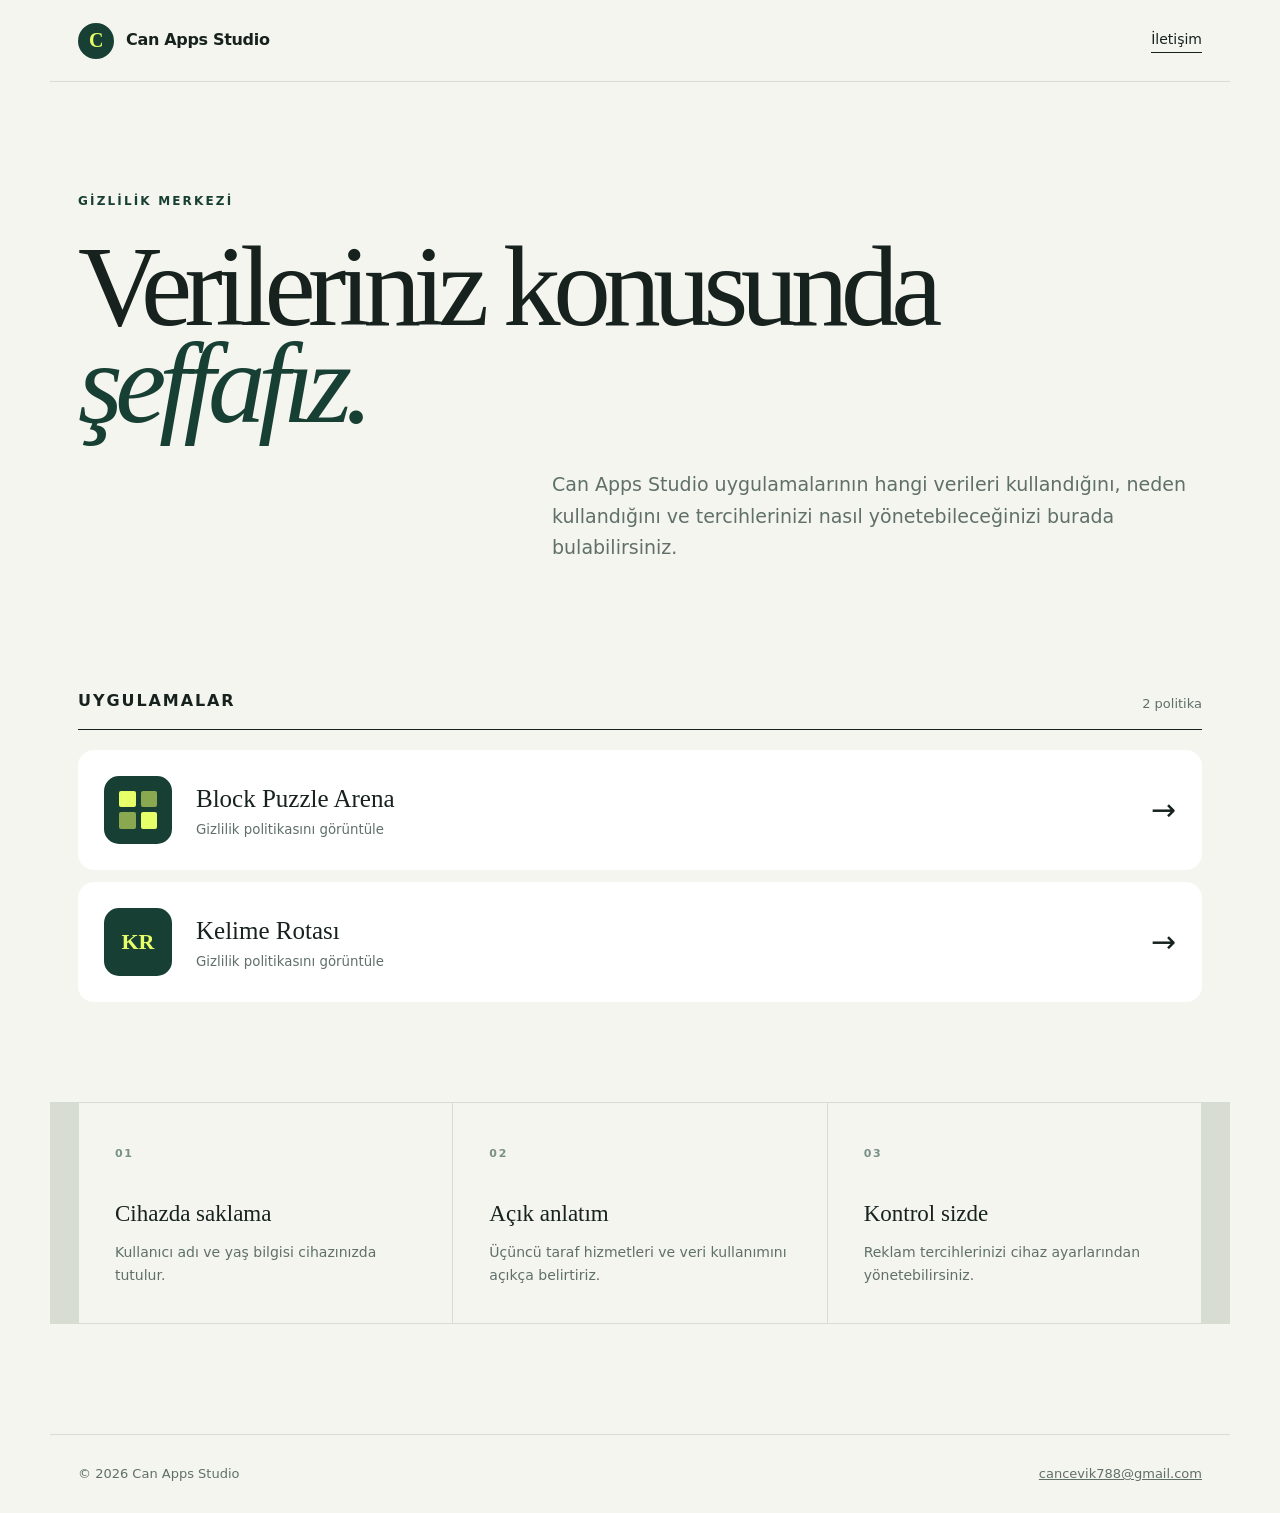
<file: index.html>
<!doctype html>
<html lang="tr">
<head>
  <meta charset="utf-8">
  <meta name="viewport" content="width=device-width, initial-scale=1">
  <meta name="description" content="Can Apps Studio uygulamalarına ait gizlilik politikaları.">
  <link rel="icon" href="data:image/svg+xml,<svg xmlns=%22http://www.w3.org/2000/svg%22 viewBox=%220 0 64 64%22><rect width=%2264%22 height=%2264%22 rx=%2232%22 fill=%22%23183f34%22/><text x=%2232%22 y=%2243%22 text-anchor=%22middle%22 font-size=%2236%22 fill=%22%23e7ff68%22>C</text></svg>">
  <title>Gizlilik Merkezi — Can Apps Studio</title>
  <link rel="stylesheet" href="assets/style.css">
</head>
<body>
  <header class="site-header">
    <a class="brand" href="./" aria-label="Can Apps Studio ana sayfa">
      <span class="brand-mark" aria-hidden="true">C</span>
      <span>Can Apps Studio</span>
    </a>
    <a class="contact-link" href="mailto:cancevik788@gmail.com">İletişim</a>
  </header>

  <main>
    <section class="hero">
      <div class="eyebrow">GİZLİLİK MERKEZİ</div>
      <h1>Verileriniz konusunda<br><span>şeffafız.</span></h1>
      <p>Can Apps Studio uygulamalarının hangi verileri kullandığını, neden kullandığını ve tercihlerinizi nasıl yönetebileceğinizi burada bulabilirsiniz.</p>
    </section>

    <section class="apps" aria-labelledby="apps-title">
      <div class="section-heading">
        <h2 id="apps-title">Uygulamalar</h2>
        <span>2 politika</span>
      </div>
      <a class="app-card" href="block-puzzle-arena/">
        <span class="app-icon" aria-hidden="true"><i></i><i></i><i></i><i></i></span>
        <span class="app-copy">
          <strong>Block Puzzle Arena</strong>
          <small>Gizlilik politikasını görüntüle</small>
        </span>
        <span class="arrow" aria-hidden="true">→</span>
      </a>
      <a class="app-card" href="kelime-rotasi/">
        <span class="app-icon app-icon-letters" aria-hidden="true">KR</span>
        <span class="app-copy">
          <strong>Kelime Rotası</strong>
          <small>Gizlilik politikasını görüntüle</small>
        </span>
        <span class="arrow" aria-hidden="true">→</span>
      </a>
    </section>

    <section class="trust-grid" aria-label="Gizlilik ilkeleri">
      <article><span>01</span><h3>Cihazda saklama</h3><p>Kullanıcı adı ve yaş bilgisi cihazınızda tutulur.</p></article>
      <article><span>02</span><h3>Açık anlatım</h3><p>Üçüncü taraf hizmetleri ve veri kullanımını açıkça belirtiriz.</p></article>
      <article><span>03</span><h3>Kontrol sizde</h3><p>Reklam tercihlerinizi cihaz ayarlarından yönetebilirsiniz.</p></article>
    </section>
  </main>

  <footer>
    <span>© 2026 Can Apps Studio</span>
    <a href="mailto:cancevik788@gmail.com">cancevik788@gmail.com</a>
  </footer>
</body>
</html>
</file>
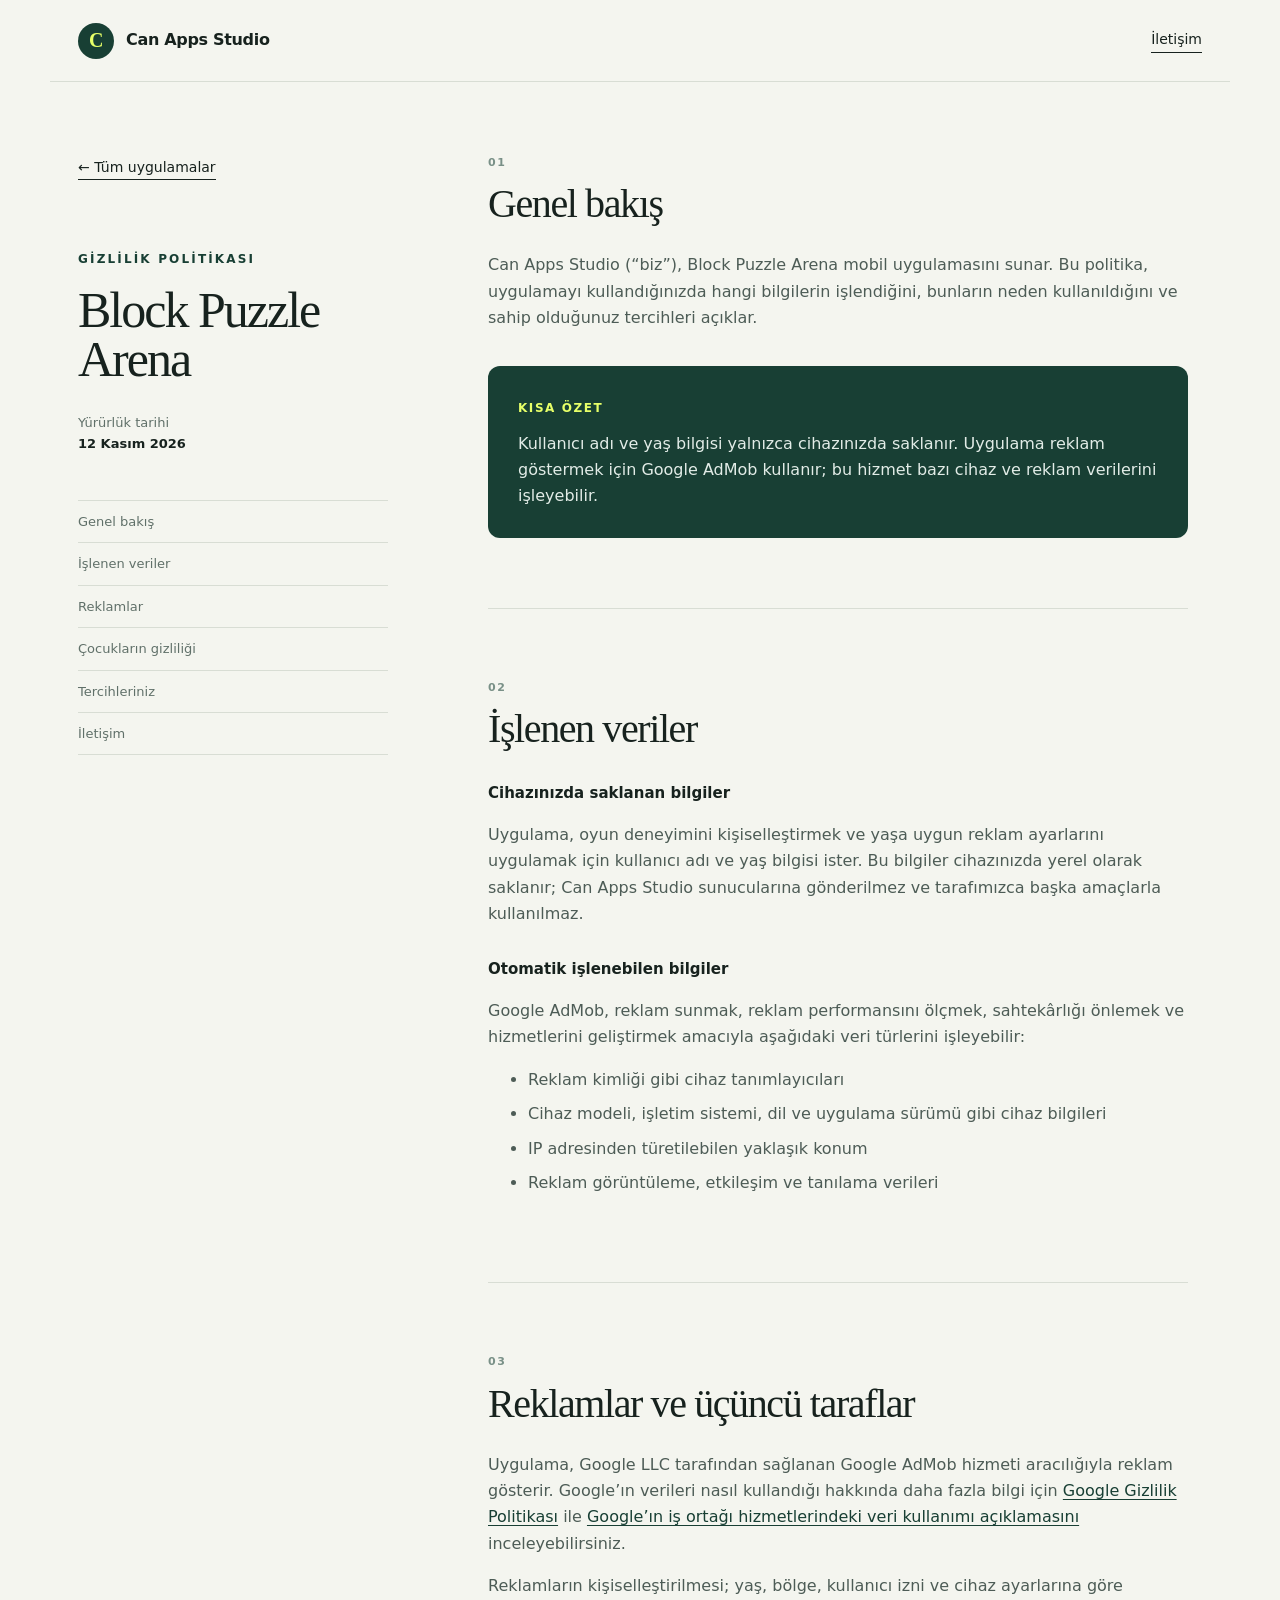
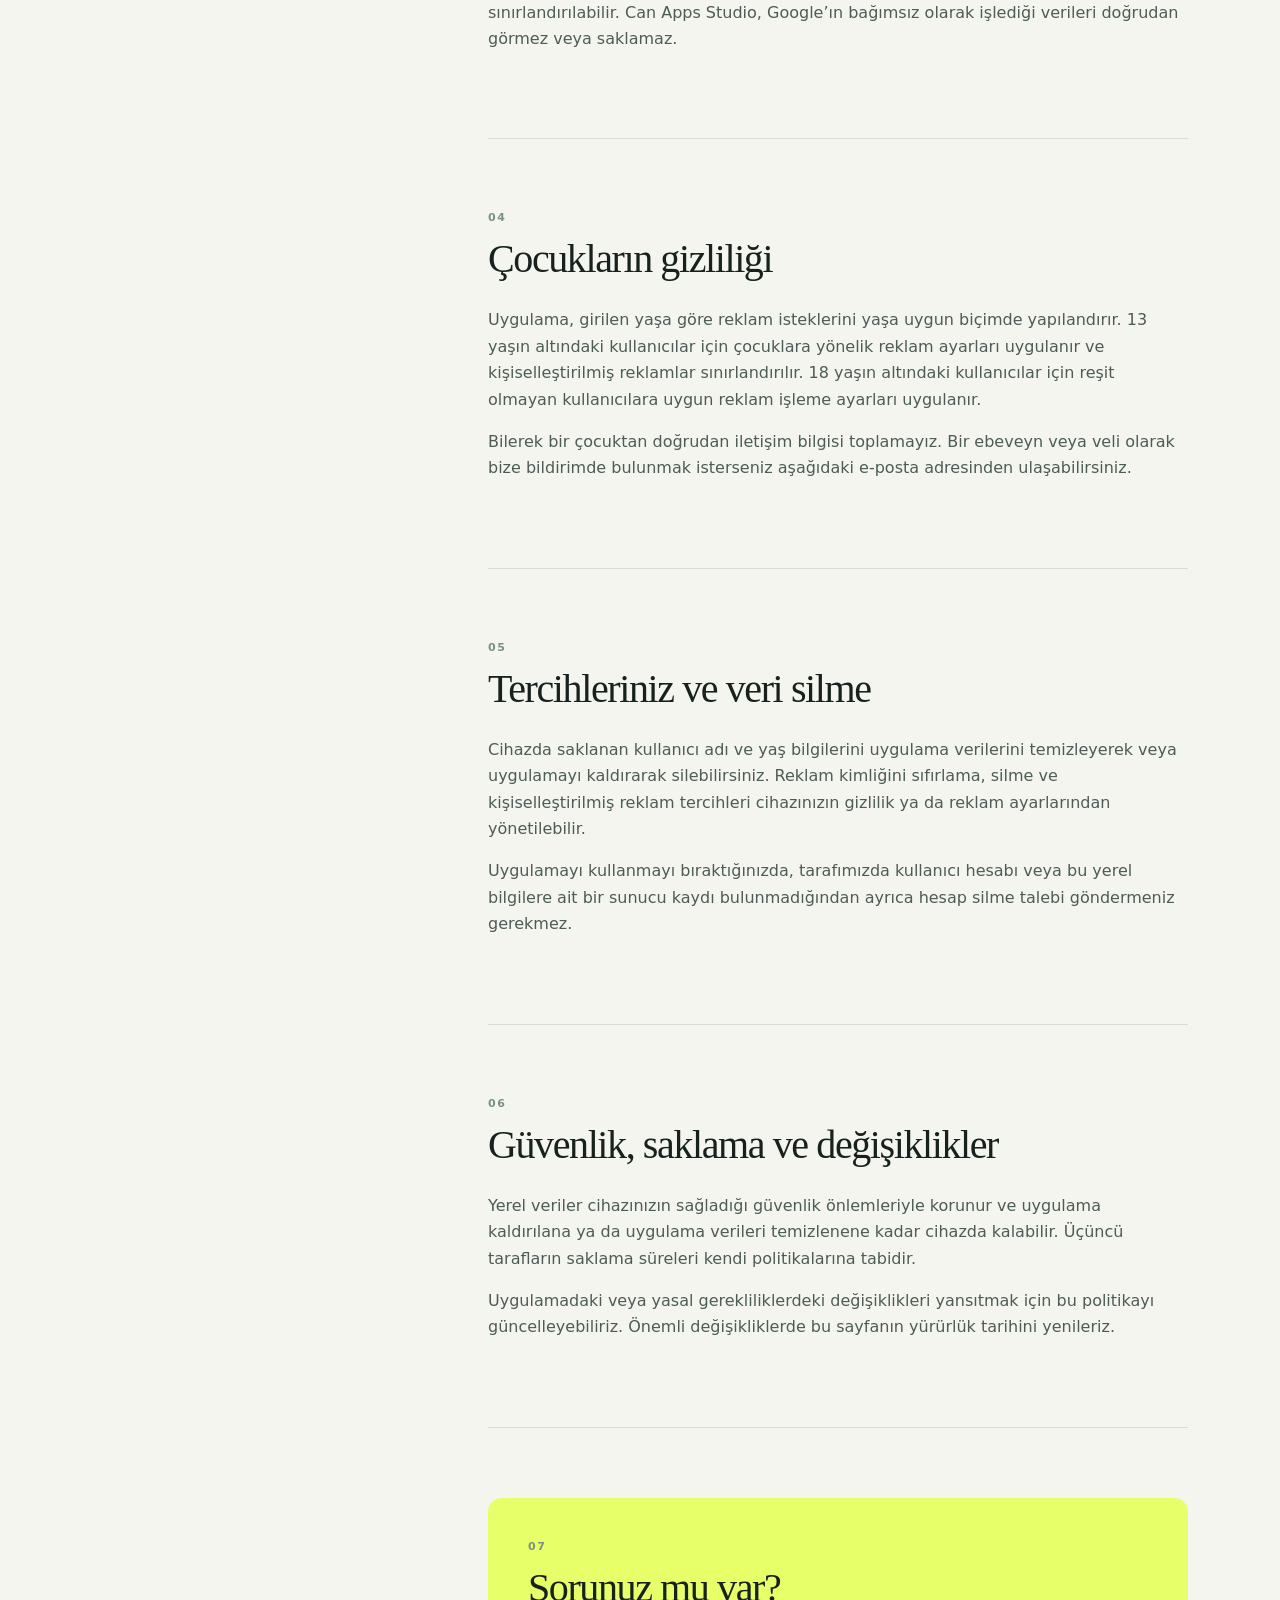
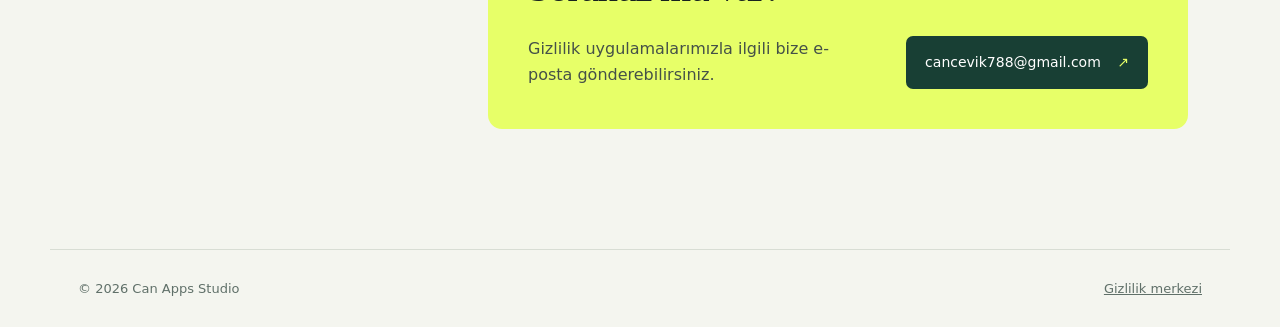
<file: block-puzzle-arena/index.html>
<!doctype html>
<html lang="tr">
<head>
  <meta charset="utf-8">
  <meta name="viewport" content="width=device-width, initial-scale=1">
  <meta name="description" content="Block Puzzle Arena gizlilik politikası.">
  <link rel="icon" href="data:image/svg+xml,<svg xmlns=%22http://www.w3.org/2000/svg%22 viewBox=%220 0 64 64%22><rect width=%2264%22 height=%2264%22 rx=%2232%22 fill=%22%23183f34%22/><text x=%2232%22 y=%2243%22 text-anchor=%22middle%22 font-size=%2236%22 fill=%22%23e7ff68%22>C</text></svg>">
  <title>Block Puzzle Arena — Gizlilik Politikası</title>
  <link rel="stylesheet" href="../assets/style.css">
</head>
<body class="policy-page">
  <header class="site-header">
    <a class="brand" href="../" aria-label="Gizlilik merkezine dön">
      <span class="brand-mark" aria-hidden="true">C</span>
      <span>Can Apps Studio</span>
    </a>
    <a class="contact-link" href="mailto:cancevik788@gmail.com">İletişim</a>
  </header>

  <main class="policy-layout">
    <aside class="policy-aside">
      <a class="back" href="../">← Tüm uygulamalar</a>
      <div class="policy-kicker">GİZLİLİK POLİTİKASI</div>
      <h1>Block Puzzle<br>Arena</h1>
      <p class="updated">Yürürlük tarihi<br><strong>12 Kasım 2026</strong></p>
      <nav aria-label="Sayfa içeriği">
        <a href="#genel">Genel bakış</a>
        <a href="#veriler">İşlenen veriler</a>
        <a href="#reklam">Reklamlar</a>
        <a href="#cocuklar">Çocukların gizliliği</a>
        <a href="#haklar">Tercihleriniz</a>
        <a href="#iletisim">İletişim</a>
      </nav>
    </aside>

    <article class="policy-content">
      <section id="genel">
        <div class="section-number">01</div>
        <h2>Genel bakış</h2>
        <p>Can Apps Studio (“biz”), Block Puzzle Arena mobil uygulamasını sunar. Bu politika, uygulamayı kullandığınızda hangi bilgilerin işlendiğini, bunların neden kullanıldığını ve sahip olduğunuz tercihleri açıklar.</p>
        <div class="notice"><strong>Kısa özet</strong><p>Kullanıcı adı ve yaş bilgisi yalnızca cihazınızda saklanır. Uygulama reklam göstermek için Google AdMob kullanır; bu hizmet bazı cihaz ve reklam verilerini işleyebilir.</p></div>
      </section>

      <section id="veriler">
        <div class="section-number">02</div>
        <h2>İşlenen veriler</h2>
        <h3>Cihazınızda saklanan bilgiler</h3>
        <p>Uygulama, oyun deneyimini kişiselleştirmek ve yaşa uygun reklam ayarlarını uygulamak için kullanıcı adı ve yaş bilgisi ister. Bu bilgiler cihazınızda yerel olarak saklanır; Can Apps Studio sunucularına gönderilmez ve tarafımızca başka amaçlarla kullanılmaz.</p>
        <h3>Otomatik işlenebilen bilgiler</h3>
        <p>Google AdMob, reklam sunmak, reklam performansını ölçmek, sahtekârlığı önlemek ve hizmetlerini geliştirmek amacıyla aşağıdaki veri türlerini işleyebilir:</p>
        <ul>
          <li>Reklam kimliği gibi cihaz tanımlayıcıları</li>
          <li>Cihaz modeli, işletim sistemi, dil ve uygulama sürümü gibi cihaz bilgileri</li>
          <li>IP adresinden türetilebilen yaklaşık konum</li>
          <li>Reklam görüntüleme, etkileşim ve tanılama verileri</li>
        </ul>
      </section>

      <section id="reklam">
        <div class="section-number">03</div>
        <h2>Reklamlar ve üçüncü taraflar</h2>
        <p>Uygulama, Google LLC tarafından sağlanan Google AdMob hizmeti aracılığıyla reklam gösterir. Google’ın verileri nasıl kullandığı hakkında daha fazla bilgi için <a href="https://policies.google.com/privacy" target="_blank" rel="noopener noreferrer">Google Gizlilik Politikası</a> ile <a href="https://policies.google.com/technologies/partner-sites" target="_blank" rel="noopener noreferrer">Google’ın iş ortağı hizmetlerindeki veri kullanımı açıklamasını</a> inceleyebilirsiniz.</p>
        <p>Reklamların kişiselleştirilmesi; yaş, bölge, kullanıcı izni ve cihaz ayarlarına göre sınırlandırılabilir. Can Apps Studio, Google’ın bağımsız olarak işlediği verileri doğrudan görmez veya saklamaz.</p>
      </section>

      <section id="cocuklar">
        <div class="section-number">04</div>
        <h2>Çocukların gizliliği</h2>
        <p>Uygulama, girilen yaşa göre reklam isteklerini yaşa uygun biçimde yapılandırır. 13 yaşın altındaki kullanıcılar için çocuklara yönelik reklam ayarları uygulanır ve kişiselleştirilmiş reklamlar sınırlandırılır. 18 yaşın altındaki kullanıcılar için reşit olmayan kullanıcılara uygun reklam işleme ayarları uygulanır.</p>
        <p>Bilerek bir çocuktan doğrudan iletişim bilgisi toplamayız. Bir ebeveyn veya veli olarak bize bildirimde bulunmak isterseniz aşağıdaki e-posta adresinden ulaşabilirsiniz.</p>
      </section>

      <section id="haklar">
        <div class="section-number">05</div>
        <h2>Tercihleriniz ve veri silme</h2>
        <p>Cihazda saklanan kullanıcı adı ve yaş bilgilerini uygulama verilerini temizleyerek veya uygulamayı kaldırarak silebilirsiniz. Reklam kimliğini sıfırlama, silme ve kişiselleştirilmiş reklam tercihleri cihazınızın gizlilik ya da reklam ayarlarından yönetilebilir.</p>
        <p>Uygulamayı kullanmayı bıraktığınızda, tarafımızda kullanıcı hesabı veya bu yerel bilgilere ait bir sunucu kaydı bulunmadığından ayrıca hesap silme talebi göndermeniz gerekmez.</p>
      </section>

      <section>
        <div class="section-number">06</div>
        <h2>Güvenlik, saklama ve değişiklikler</h2>
        <p>Yerel veriler cihazınızın sağladığı güvenlik önlemleriyle korunur ve uygulama kaldırılana ya da uygulama verileri temizlenene kadar cihazda kalabilir. Üçüncü tarafların saklama süreleri kendi politikalarına tabidir.</p>
        <p>Uygulamadaki veya yasal gerekliliklerdeki değişiklikleri yansıtmak için bu politikayı güncelleyebiliriz. Önemli değişikliklerde bu sayfanın yürürlük tarihini yenileriz.</p>
      </section>

      <section id="iletisim" class="contact-box">
        <div><div class="section-number">07</div><h2>Sorunuz mu var?</h2><p>Gizlilik uygulamalarımızla ilgili bize e-posta gönderebilirsiniz.</p></div>
        <a href="mailto:cancevik788@gmail.com">cancevik788@gmail.com <span>↗</span></a>
      </section>
    </article>
  </main>

  <footer>
    <span>© 2026 Can Apps Studio</span>
    <a href="../">Gizlilik merkezi</a>
  </footer>
</body>
</html>
</file>
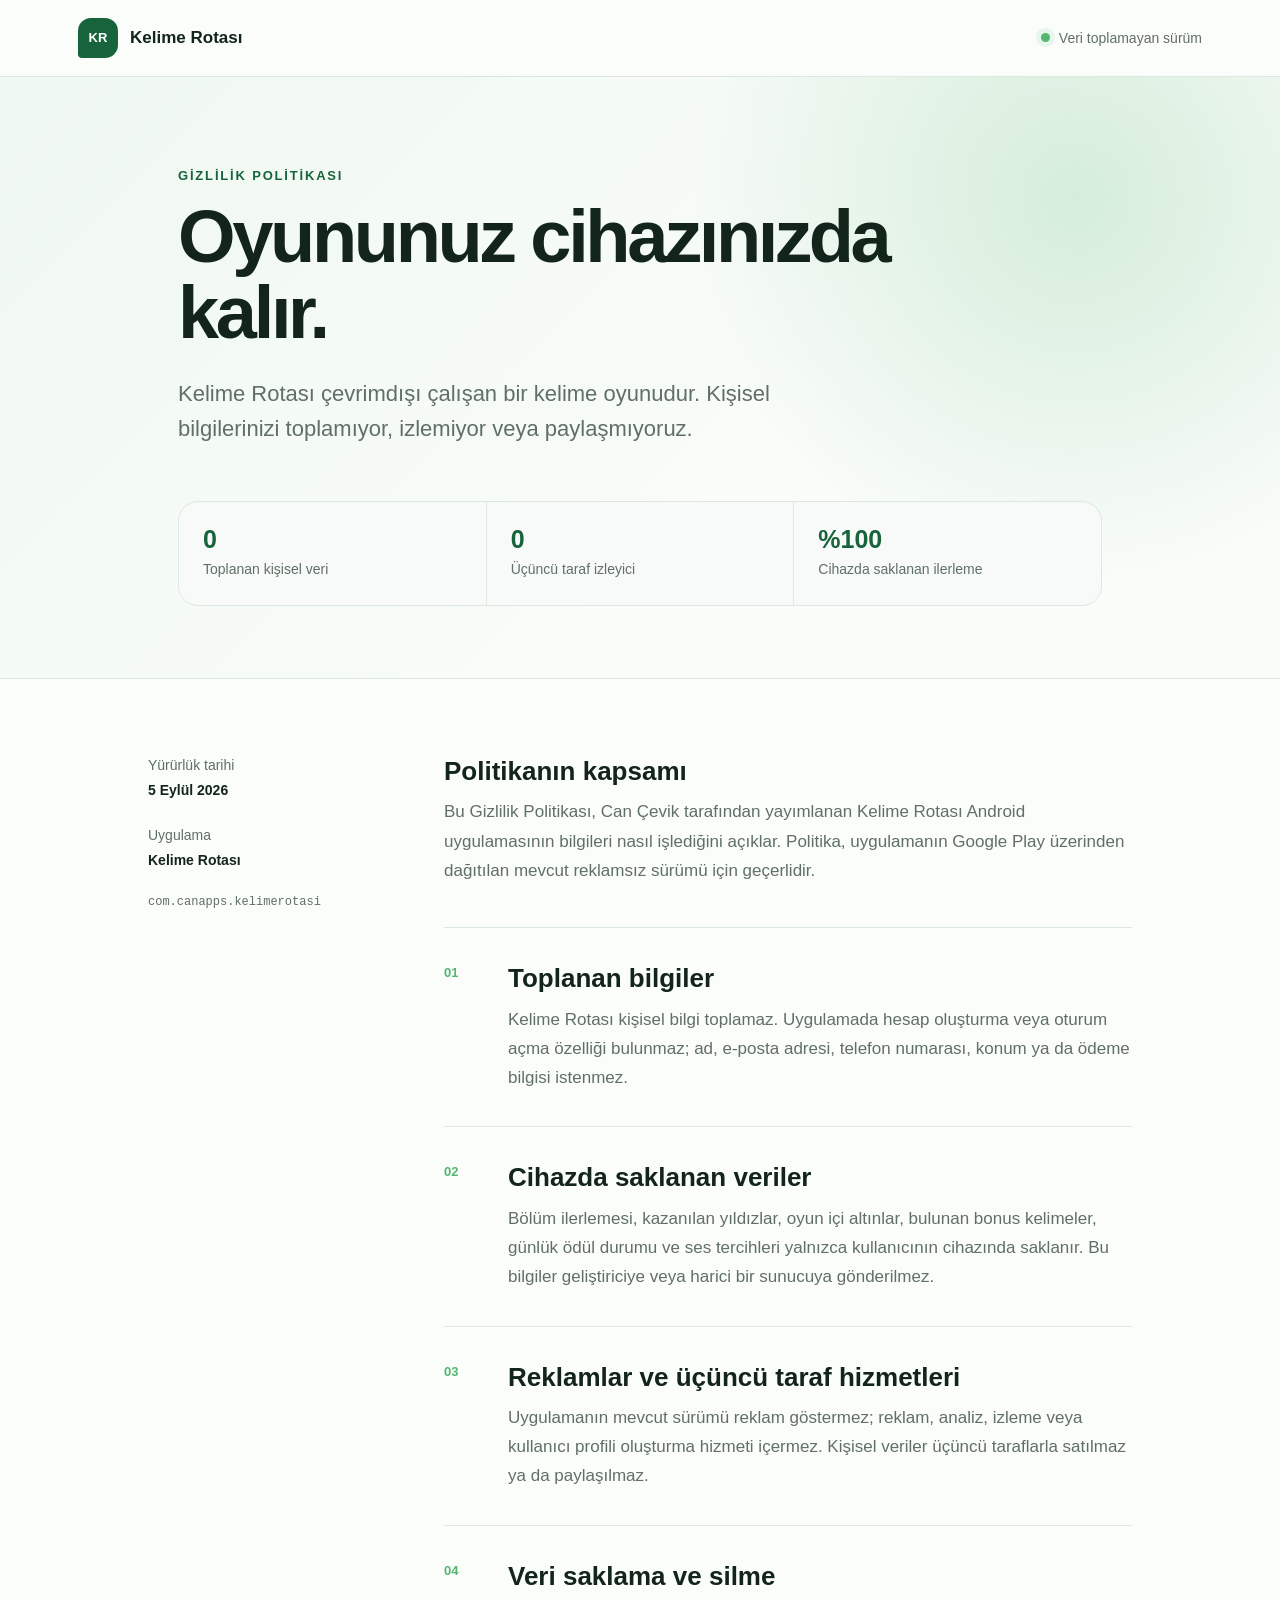
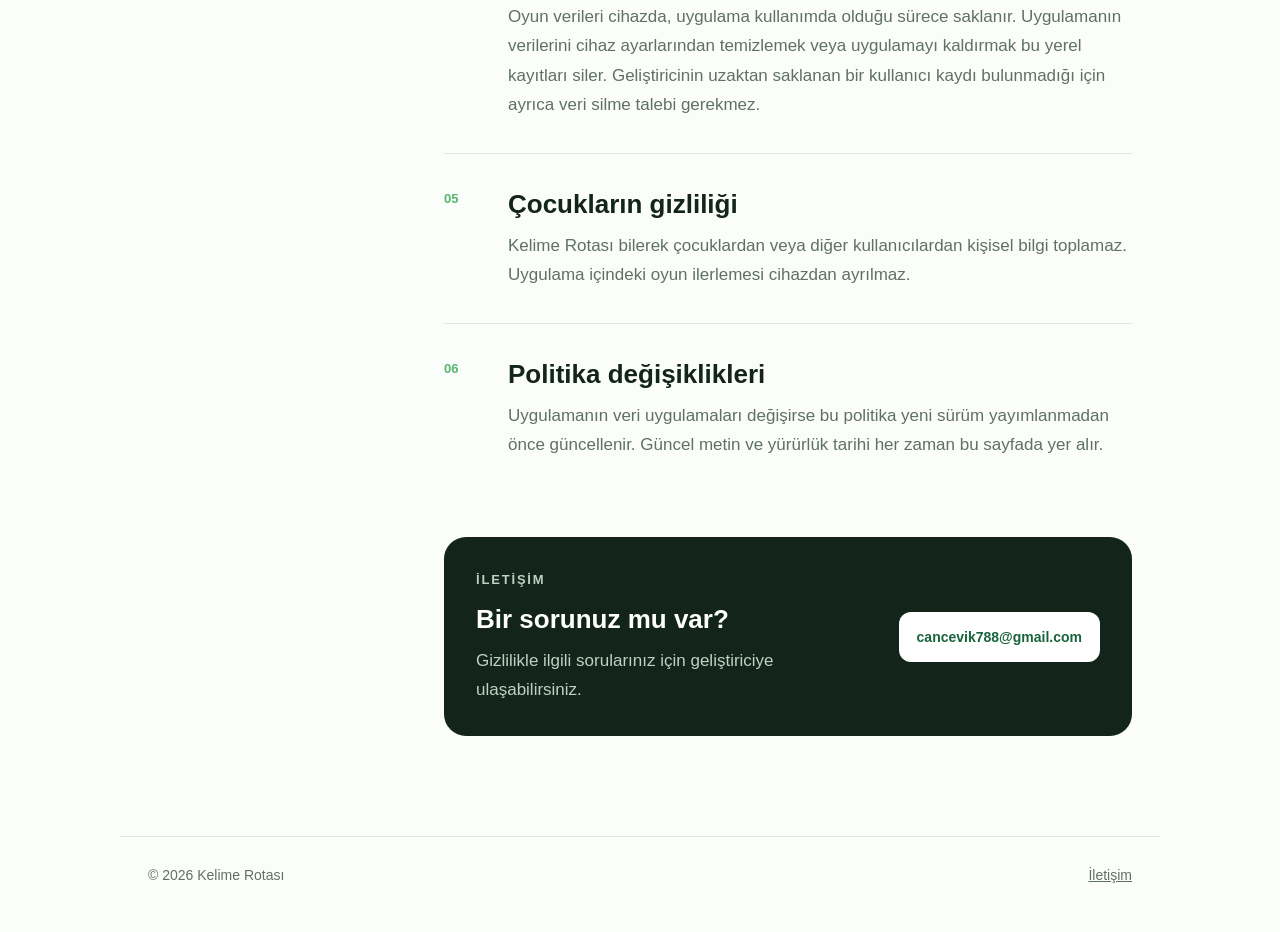
<file: kelime-rotasi/index.html>
<!doctype html>
<html lang="tr">
<head>
<meta charset="utf-8">
<meta name="viewport" content="width=device-width,initial-scale=1">
<title>Gizlilik Politikası | Kelime Rotası</title>
<meta name="description" content="Kelime Rotası Android oyununun gizlilik politikası.">
<style>
:root{--ink:#13251a;--muted:#607066;--forest:#17633b;--leaf:#54b66f;--line:#dce9df;--paper:#fbfdfb}*{box-sizing:border-box}html{scroll-behavior:smooth}body{margin:0;background:var(--paper);color:var(--ink);font:17px/1.72 Arial,Helvetica,sans-serif}a{color:inherit}.top{height:76px;max-width:1180px;margin:auto;padding:0 28px;display:flex;align-items:center;justify-content:space-between}.brand{display:flex;align-items:center;gap:12px;font-weight:700;text-decoration:none}.mark{display:grid;place-items:center;width:40px;height:40px;border-radius:13px 13px 13px 4px;color:#fff;background:var(--forest);font-size:13px}.status{display:flex;align-items:center;gap:9px;color:var(--muted);font-size:14px}.dot{width:9px;height:9px;border-radius:50%;background:var(--leaf);box-shadow:0 0 0 5px #e7f6eb}.hero{border-block:1px solid var(--line);background:radial-gradient(circle at 84% 20%,rgba(84,182,111,.22),transparent 24rem),linear-gradient(135deg,#eff8f1,#f9fcf9 60%)}.heroin{max-width:980px;margin:auto;padding:88px 28px 72px}.eyebrow{margin:0 0 12px;color:var(--forest);font-size:13px;font-weight:800;letter-spacing:.14em;text-transform:uppercase}h1{max-width:720px;margin:0;font-size:clamp(42px,7vw,74px);line-height:1.02;letter-spacing:-.045em}.lead{max-width:680px;margin:26px 0 0;color:var(--muted);font-size:clamp(18px,2.1vw,22px);line-height:1.6}.facts{display:grid;grid-template-columns:repeat(3,1fr);gap:1px;margin-top:54px;border:1px solid var(--line);border-radius:20px;overflow:hidden;background:var(--line)}.facts div{padding:22px 24px;background:#ffffffc7}.facts strong{display:block;color:var(--forest);font-size:25px;line-height:1.2}.facts span{color:var(--muted);font-size:14px}.content{display:grid;grid-template-columns:220px minmax(0,720px);gap:76px;max-width:1040px;margin:auto;padding:76px 28px 100px}aside{position:sticky;top:30px;align-self:start;font-size:14px;line-height:1.5}aside p{margin:0 0 4px;color:var(--muted)}aside strong{display:block;margin-bottom:24px}.package{overflow-wrap:anywhere;font:12px monospace}article h2{margin:0 0 10px;font-size:26px;line-height:1.25}article p{margin:0;color:var(--muted)}.intro{padding-bottom:42px}.section{display:grid;grid-template-columns:46px 1fr;gap:18px;padding:34px 0;border-top:1px solid var(--line)}.num{color:var(--leaf);font-size:13px;font-weight:800}.contact{display:flex;align-items:center;justify-content:space-between;gap:30px;margin-top:44px;padding:32px;border-radius:22px;background:var(--ink);color:#fff}.contact p{color:#bfd0c4}.contact a{flex:none;padding:13px 18px;border-radius:12px;background:#fff;color:var(--forest);font-size:14px;font-weight:700;text-decoration:none}footer{display:flex;justify-content:space-between;max-width:1040px;margin:auto;padding:26px 28px 44px;border-top:1px solid var(--line);color:var(--muted);font-size:14px}@media(max-width:760px){.status{display:none}.heroin{padding-top:62px}.facts{grid-template-columns:1fr}.content{grid-template-columns:1fr;gap:48px;padding-top:54px}aside{position:static;padding:20px;border:1px solid var(--line);border-radius:16px}.section{grid-template-columns:1fr;gap:5px}.contact{align-items:flex-start;flex-direction:column}}@media(max-width:440px){body{font-size:16px}.top,.heroin,.content{padding-inline:20px}.contact{padding:25px}.contact a{width:100%;text-align:center}}
</style>
</head>
<body>
<header class="top"><a class="brand" href="#"><span class="mark">KR</span><span>Kelime Rotası</span></a><span class="status"><i class="dot"></i> Veri toplamayan sürüm</span></header>
<section class="hero"><div class="heroin"><p class="eyebrow">Gizlilik Politikası</p><h1>Oyununuz cihazınızda kalır.</h1><p class="lead">Kelime Rotası çevrimdışı çalışan bir kelime oyunudur. Kişisel bilgilerinizi toplamıyor, izlemiyor veya paylaşmıyoruz.</p><div class="facts"><div><strong>0</strong><span>Toplanan kişisel veri</span></div><div><strong>0</strong><span>Üçüncü taraf izleyici</span></div><div><strong>%100</strong><span>Cihazda saklanan ilerleme</span></div></div></div></section>
<div class="content"><aside><p>Yürürlük tarihi</p><strong>5 Eylül 2026</strong><p>Uygulama</p><strong>Kelime Rotası</strong><p class="package">com.canapps.kelimerotasi</p></aside><article>
<section class="intro"><h2>Politikanın kapsamı</h2><p>Bu Gizlilik Politikası, Can Çevik tarafından yayımlanan Kelime Rotası Android uygulamasının bilgileri nasıl işlediğini açıklar. Politika, uygulamanın Google Play üzerinden dağıtılan mevcut reklamsız sürümü için geçerlidir.</p></section>
<section class="section"><span class="num">01</span><div><h2>Toplanan bilgiler</h2><p>Kelime Rotası kişisel bilgi toplamaz. Uygulamada hesap oluşturma veya oturum açma özelliği bulunmaz; ad, e-posta adresi, telefon numarası, konum ya da ödeme bilgisi istenmez.</p></div></section>
<section class="section"><span class="num">02</span><div><h2>Cihazda saklanan veriler</h2><p>Bölüm ilerlemesi, kazanılan yıldızlar, oyun içi altınlar, bulunan bonus kelimeler, günlük ödül durumu ve ses tercihleri yalnızca kullanıcının cihazında saklanır. Bu bilgiler geliştiriciye veya harici bir sunucuya gönderilmez.</p></div></section>
<section class="section"><span class="num">03</span><div><h2>Reklamlar ve üçüncü taraf hizmetleri</h2><p>Uygulamanın mevcut sürümü reklam göstermez; reklam, analiz, izleme veya kullanıcı profili oluşturma hizmeti içermez. Kişisel veriler üçüncü taraflarla satılmaz ya da paylaşılmaz.</p></div></section>
<section class="section"><span class="num">04</span><div><h2>Veri saklama ve silme</h2><p>Oyun verileri cihazda, uygulama kullanımda olduğu sürece saklanır. Uygulamanın verilerini cihaz ayarlarından temizlemek veya uygulamayı kaldırmak bu yerel kayıtları siler. Geliştiricinin uzaktan saklanan bir kullanıcı kaydı bulunmadığı için ayrıca veri silme talebi gerekmez.</p></div></section>
<section class="section"><span class="num">05</span><div><h2>Çocukların gizliliği</h2><p>Kelime Rotası bilerek çocuklardan veya diğer kullanıcılardan kişisel bilgi toplamaz. Uygulama içindeki oyun ilerlemesi cihazdan ayrılmaz.</p></div></section>
<section class="section"><span class="num">06</span><div><h2>Politika değişiklikleri</h2><p>Uygulamanın veri uygulamaları değişirse bu politika yeni sürüm yayımlanmadan önce güncellenir. Güncel metin ve yürürlük tarihi her zaman bu sayfada yer alır.</p></div></section>
<section class="contact"><div><p class="eyebrow">İletişim</p><h2>Bir sorunuz mu var?</h2><p>Gizlilikle ilgili sorularınız için geliştiriciye ulaşabilirsiniz.</p></div><a href="mailto:cancevik788@gmail.com">cancevik788@gmail.com</a></section>
</article></div><footer><span>© 2026 Kelime Rotası</span><a href="mailto:cancevik788@gmail.com">İletişim</a></footer>
</body></html>
</file>
<file: assets/style.css>
:root{--ink:#17221e;--muted:#607069;--paper:#f4f5ef;--card:#fff;--accent:#e7ff68;--line:#d8ddd4;--deep:#183f34;--serif:Georgia,'Times New Roman',serif;--sans:Inter,ui-sans-serif,system-ui,-apple-system,'Segoe UI',sans-serif}
*{box-sizing:border-box}html{scroll-behavior:smooth}body{margin:0;background:var(--paper);color:var(--ink);font-family:var(--sans);line-height:1.65}.site-header{height:82px;max-width:1180px;margin:auto;padding:0 28px;display:flex;align-items:center;justify-content:space-between;border-bottom:1px solid var(--line)}.brand{display:flex;align-items:center;gap:12px;color:var(--ink);text-decoration:none;font-weight:750;letter-spacing:-.02em}.brand-mark{display:grid;place-items:center;width:36px;height:36px;border-radius:50%;background:var(--deep);color:var(--accent);font-family:var(--serif);font-size:20px}.contact-link,.back{color:var(--ink);text-decoration:none;border-bottom:1px solid var(--ink);font-size:14px}.hero{max-width:1180px;margin:auto;padding:110px 28px 90px}.eyebrow,.policy-kicker{font-size:12px;font-weight:800;letter-spacing:.18em;color:var(--deep)}.hero h1{font-family:var(--serif);font-size:clamp(58px,9vw,118px);font-weight:400;letter-spacing:-.065em;line-height:.84;margin:26px 0 38px}.hero h1 span{color:var(--deep);font-style:italic}.hero p{max-width:650px;margin:0 0 0 auto;font-size:19px;color:var(--muted)}.apps{max-width:1180px;margin:auto;padding:35px 28px 100px}.section-heading{display:flex;justify-content:space-between;align-items:end;border-bottom:1px solid var(--ink);padding-bottom:14px;margin-bottom:20px}.section-heading h2{font-size:16px;text-transform:uppercase;letter-spacing:.12em;margin:0}.section-heading span{color:var(--muted);font-size:13px}.app-card{display:flex;align-items:center;gap:24px;padding:26px;background:var(--card);color:var(--ink);text-decoration:none;border-radius:16px;transition:transform .2s,box-shadow .2s}.app-card:hover{transform:translateY(-3px);box-shadow:0 18px 50px #163b2d17}.app-icon{width:68px;height:68px;flex:none;border-radius:15px;background:var(--deep);padding:15px;display:grid;grid-template-columns:1fr 1fr;gap:5px}.app-icon i{display:block;background:var(--accent);border-radius:2px}.app-icon i:nth-child(2),.app-icon i:nth-child(3){opacity:.55}.app-copy{display:grid}.app-copy strong{font-family:var(--serif);font-size:25px;font-weight:500}.app-copy small{color:var(--muted)}.arrow{margin-left:auto;font-size:30px}.trust-grid{max-width:1180px;margin:0 auto 110px;padding:0 28px;display:grid;grid-template-columns:repeat(3,1fr);gap:1px;background:var(--line);border:1px solid var(--line)}.trust-grid article{background:var(--paper);padding:36px}.trust-grid span,.section-number{font-size:11px;font-weight:800;letter-spacing:.15em;color:#799087}.trust-grid h3{font-family:var(--serif);font-size:23px;font-weight:500;margin:30px 0 8px}.trust-grid p{font-size:14px;color:var(--muted);margin:0}footer{max-width:1180px;margin:auto;padding:28px;display:flex;justify-content:space-between;border-top:1px solid var(--line);font-size:13px;color:var(--muted)}footer a{color:inherit}
.policy-layout{max-width:1180px;margin:auto;padding:72px 28px 120px;display:grid;grid-template-columns:310px 1fr;gap:100px}.policy-aside{position:sticky;top:30px;align-self:start}.policy-aside .back{display:inline-block;margin-bottom:70px}.policy-kicker{margin-bottom:16px}.policy-aside h1{font-family:var(--serif);font-size:50px;font-weight:400;line-height:.98;letter-spacing:-.04em;margin:0}.updated{font-size:13px;color:var(--muted);margin:28px 0 45px}.updated strong{color:var(--ink)}.policy-aside nav{display:grid;border-top:1px solid var(--line)}.policy-aside nav a{padding:10px 0;border-bottom:1px solid var(--line);color:var(--muted);text-decoration:none;font-size:13px}.policy-aside nav a:hover{color:var(--ink)}.policy-content{max-width:700px}.policy-content section{padding:0 0 70px;margin:0 0 70px;border-bottom:1px solid var(--line);scroll-margin-top:30px}.policy-content h2{font-family:var(--serif);font-size:40px;font-weight:400;letter-spacing:-.035em;line-height:1.1;margin:10px 0 26px}.policy-content h3{font-size:15px;margin:30px 0 8px}.policy-content p,.policy-content li{color:#4d5c56;font-size:16px}.policy-content a{color:var(--deep);text-decoration-thickness:1px;text-underline-offset:3px}.policy-content li+li{margin-top:8px}.notice{background:var(--deep);color:white;padding:28px 30px;border-radius:12px;margin-top:35px}.notice strong{color:var(--accent);font-size:12px;letter-spacing:.13em;text-transform:uppercase}.notice p{color:#e2ece7;margin:10px 0 0}.contact-box{display:grid;grid-template-columns:1fr auto;align-items:end;gap:40px;border:0!important;margin-bottom:0!important;padding:40px!important;background:var(--accent);border-radius:14px}.contact-box p{margin-bottom:0;color:#455148}.contact-box a{background:var(--deep);color:white;text-decoration:none;padding:15px 19px;border-radius:7px;font-size:14px;white-space:nowrap}.contact-box a span{color:var(--accent);margin-left:12px}
@media(max-width:800px){.site-header{height:70px}.hero{padding-top:75px}.hero p{margin-left:0}.trust-grid{grid-template-columns:1fr}.policy-layout{grid-template-columns:1fr;gap:65px;padding-top:45px}.policy-aside{position:static}.policy-aside .back{margin-bottom:45px}.policy-aside nav{display:none}.contact-box{grid-template-columns:1fr}.contact-box a{white-space:normal}.policy-content h2{font-size:34px}}
@media(max-width:480px){.hero h1{font-size:55px}.hero,.apps{padding-left:20px;padding-right:20px}.site-header{padding:0 20px}.app-card{padding:18px}.app-icon{width:54px;height:54px;padding:12px}.app-copy strong{font-size:20px}.trust-grid{margin-left:20px;margin-right:20px;padding:0}.policy-layout{padding-left:20px;padding-right:20px}.policy-aside h1{font-size:43px}.policy-content section{padding-bottom:50px;margin-bottom:50px}.contact-box{padding:28px!important}footer{padding:24px 20px;gap:20px;flex-direction:column}}
.app-card+.app-card{margin-top:12px}.app-icon-letters{display:grid;grid-template-columns:1fr;place-items:center;color:var(--accent);font-family:var(--serif);font-size:22px;font-weight:700}
@media(prefers-reduced-motion:reduce){html{scroll-behavior:auto}.app-card{transition:none}}
</file>
